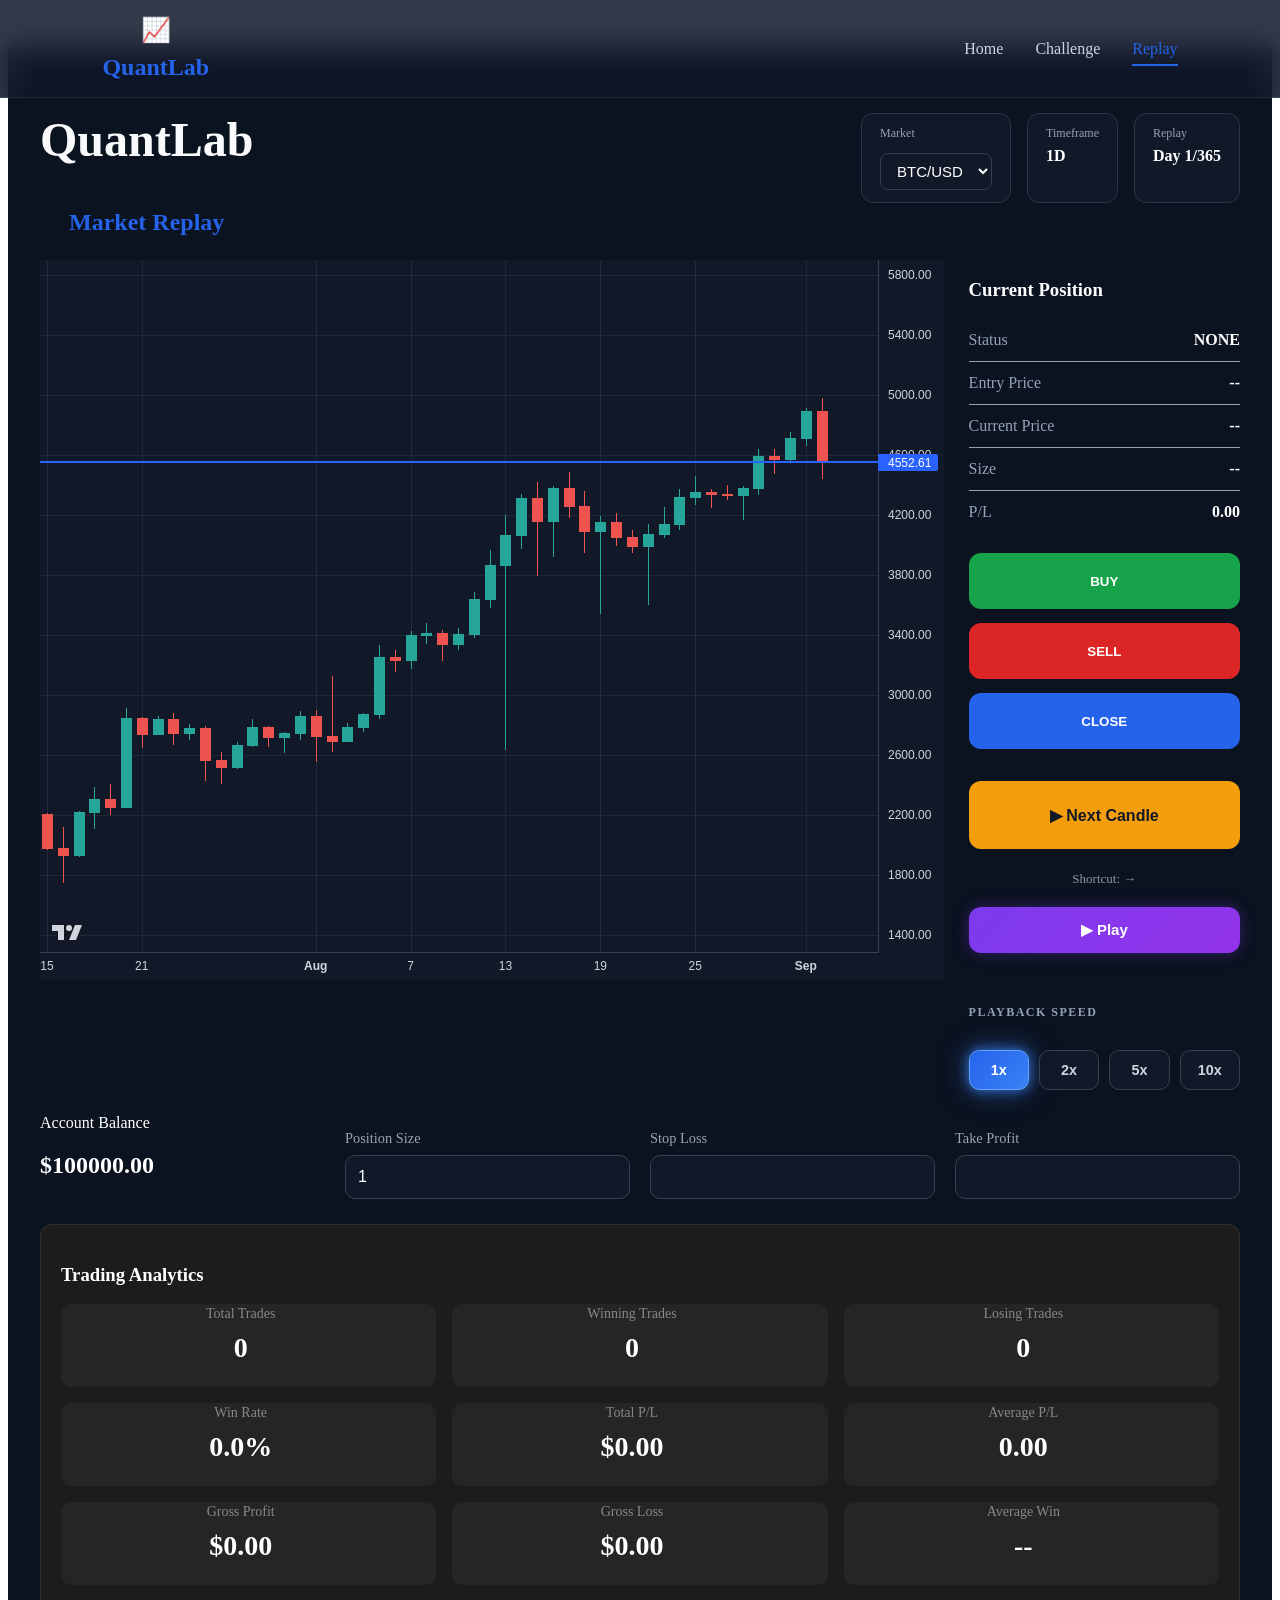
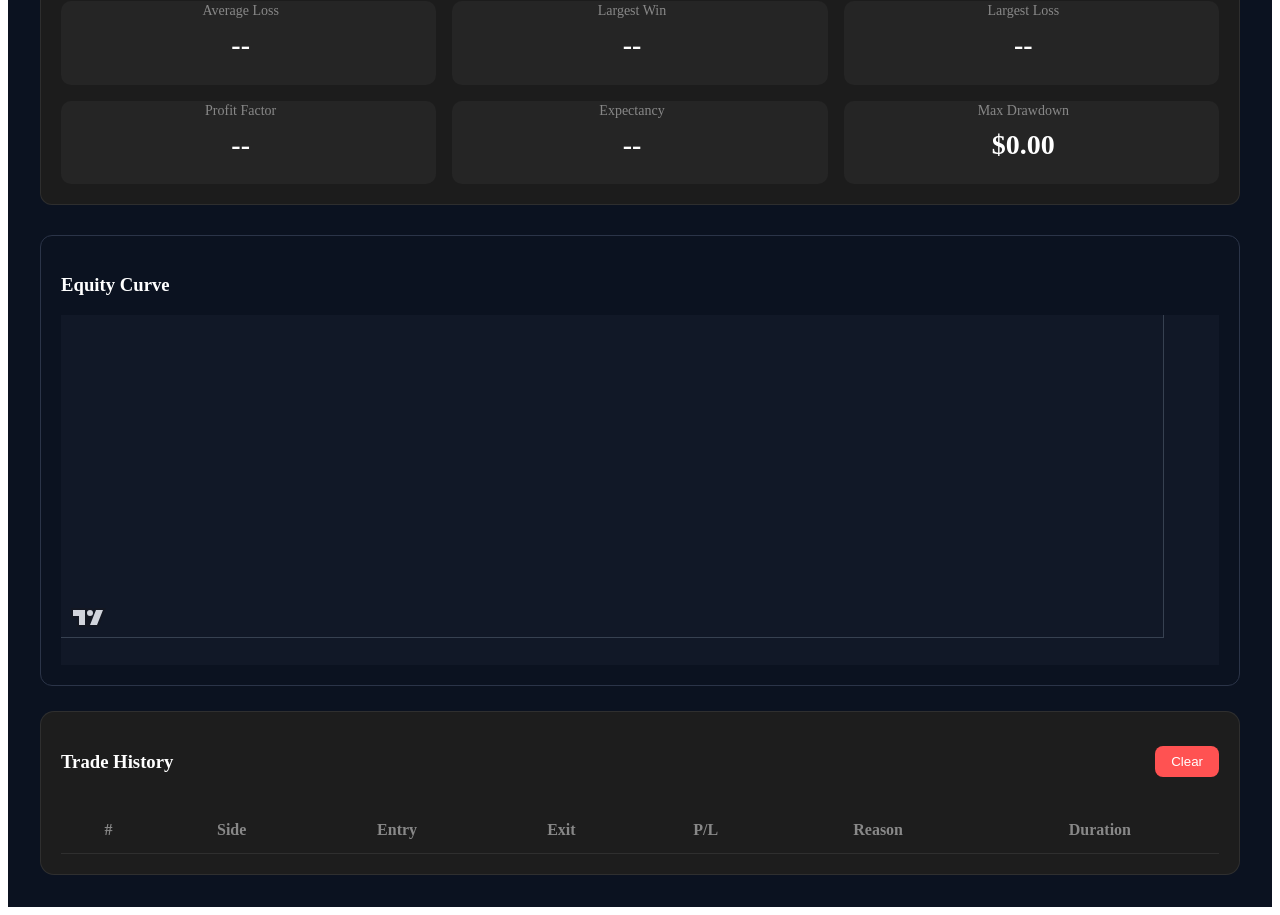
<file: replay.html>
<!DOCTYPE html>
<html lang="en">
<head>
    <meta charset="UTF-8">
    <meta name="viewport" content="width=device-width, initial-scale=1.0">
    <title>QuantLab |Market Replay</title>
    <link rel="stylesheet" href="css/global.css">
    <link rel="stylesheet" href="css/theme.css">
    <link rel="stylesheet" href="css/replay.css">
    <link rel="stylesheet" href="css/responsive.css">
    <link rel="stylesheet" href="css/analytics.css">
    <link rel="stylesheet" href="css/equity.css">
    <link rel="stylesheet" href="css/header.css">
</head>
<body style="color: black;">





     <!-- Global Navigation -->
    <header class="header">

        <div class="logo">
            📈 <span>QuantLab</span>
        </div>

        <nav class="nav-links">
            <a href="index.html">Home</a>
            <a href="challenge.html">Challenge</a>
            <a href="replay.html" class="active">Replay</a>
        </nav>

    </header>





    <main class="replay">
        <header class="replay-header">
            <div class="logo">
                <h1>QuantLab</h1>
                <span>Market Replay</span>
            </div>

            <div class="market-info">



                <div class="market-item">

                    <span class="label">Market</span>

                    <select id="marketSelect">

                        <option value="btc">BTC/USD</option>
                        <option value="eth">ETH/USD</option>

                    </select>

                </div>


                
                <div class="market-item">
                    <span class="label">Timeframe</span>
                    <strong>1D</strong>
                </div>
                <div class="market-item">
                    <span class="label">Replay</span>
                    <strong>Day 1/365</strong>
                </div>
            </div>
        </header>
        

        <section class="replay-layout">
            <!-- <section class="chart-panel"> -->
                <section class="left-panel">
                <div id="current-price-line"></div>
                <div id="chart-container">
              

                </div>
            </section>



         <aside class="sidebar">

            <!-- Current Position -->
            <div class="card">
                <h3>Current Position</h3>

                <div class="info-row">
                    <span>Status</span>
                    <strong id="positionStatus">None</strong>
                </div>

                <div class="info-row">
                    <span>Entry Price</span>
                    <strong id="entryPrice">--</strong>
                </div>

                <div class="info-row">
                    <span>Current Price</span>
                    <strong id="currentPrice">--</strong>
                </div>

                <div class="info-row">
                    <span>Size</span>
                    <strong id="positionSizeValue">--</strong>
                </div>

                <div class="info-row">
                    <span>P/L</span>
                    <strong id="profitLoss">0</strong>
                </div>
            </div>

            <!-- Account Balance -->





           





            <!-- Trade Panel -->
            <div class="trade-panel">
<!-- 
              

                 -->

                <button class="buy-btn">BUY</button>
                <button class="sell-btn">SELL</button>
                <button class="close-btn">CLOSE</button>

                <!-- Next Candle -->
                <button id="nextCandleBtn">
                    ▶ Next Candle
                </button>

                <small class="shortcut-hint">
                    Shortcut: →
                </small>

            </div>

            <button id="playPauseBtn" class="play-btn">
                ▶ Play
            </button>

            <div class="speed-title">
                Playback Speed
            </div>

            <div class="speed-controls">

                <button class="speed-btn active" data-speed="1000">1x</button>

                <button class="speed-btn" data-speed="500">2x</button>

                <button class="speed-btn" data-speed="200">5x</button>

                <button class="speed-btn" data-speed="100">10x</button>

            </div>







          </aside>
        </section>

           





       <div class="trade-settings">

    <div class="summary-card">
        <span>Account Balance</span>
        <h2 id="accountBalance">$1,00,000</h2>
    </div>

    <div class="position-size">
        <label for="positionSize">Position Size</label>
        <input
            type="number"
            id="positionSize"
            value="1"
            min="1"
            required>
    </div>

    <div class="position-size">
        <label for="stopLoss">Stop Loss</label>
        <input
            type="number"
            id="stopLoss"
            step="100">
    </div>

    <div class="position-size">
        <label for="takeProfit">Take Profit</label>
        <input
            type="number"
            id="takeProfit"
            step="100">
    </div>

</div>



        











                
  



        <!-- ANALYTICS -->

        <div class="analytics-panel">
            <h3>Trading Analytics</h3>
            <div class="analytics-grid">
                <div class="stat-card">
                    <span>Total Trades</span>
                    <h2 id="analyticsTotalTrades">0</h2>
                </div>
                <div class="stat-card">
                    <span>Winning Trades</span>
                    <h2 id="analyticsWinningTrades">0</h2>
                </div>
                <div class="stat-card">
                    <span>Losing Trades</span>
                    <h2 id="analyticsLosingTrades">0</h2>
                </div>
                <div class="stat-card">
                    <span>Win Rate</span>
                    <h2 id="analyticsWinRate">0%</h2>
                </div>
                <div class="stat-card">
                    <span>Total P/L</span>
                    <h2 id="analyticsTotalPnL">$0</h2>
                </div>
                <div class="stat-card">
                    <span>Average P/L</span>
                    <h2 id="analyticsAveragePnL">$0</h2>
                </div>
                <div class="stat-card">
                    <span>Gross Profit</span>
                    <h2 id="grossProfit">$0</h2>
                </div>
                <div class="stat-card">
                    <span>Gross Loss</span>
                    <h2 id="grossLoss">$0</h2>
                </div>
                <div class="stat-card">
                    <span>Average Win</span>
                    <h2 id="averageWin">$0</h2>
                </div>
                <div class="stat-card">
                    <span>Average Loss</span>
                    <h2 id="averageLoss">$0</h2>
                </div>
                <div class="stat-card">
                    <span>Largest Win</span>
                    <h2 id="largestWin">$0</h2>
                </div>
                <div class="stat-card">
                    <span>Largest Loss</span>
                    <h2 id="largestLoss">$0</h2>
                </div>
                <div class="stat-card">
                    <span>Profit Factor</span>
                    <h2 id="profitFactor">$0</h2>
                </div>
                <div class="stat-card">
                    <span>Expectancy</span>
                    <h2 id="expectancy">$0</h2>
                </div>
                <div class="stat-card">
                    <span>Max Drawdown</span>
                    <h2 id="largestDrawdown"></h2>
                </div>

            </div>
        </div>



        <!-- EQUITY CURVE -->

        <div class="equity-panel">
            <h3>Equity Curve</h3>
            <div id="equityChart"></div>
        </div>





        <!-- ================= Trade History ================= -->

    <div class="history-panel">

        <div class="history-header">
            <h3>Trade History</h3>
            <button id="clearHistoryBtn">Clear</button>
        </div>

        <div class="history-table-wrapper">

            <table class="history-table">

                <thead>

                    <tr>
                        <th>#</th>
                        <th>Side</th>
                        <th>Entry</th>
                        <th>Exit</th>
                        <th>P/L</th>
                        <th>Reason</th>
                        <th>Duration</th>
                    </tr>

                </thead>

                <tbody id="tradeHistoryBody">

                </tbody>

            </table>

        </div>

    </div>











    </main>
    <script src="libs/lightweight-charts.standalone.production.js"></script>
   
    <script src="js/replay/camera.js"></script>
    <script src="js/replay/chart.js"></script>
    <script src="js/replay/config.js"></script>



    <script src="js/replay/markets.js"></script>
    <script src="js/replay/dataLoader.js"></script>

    <!-- <script src="js/replay/dataLoader.js"></script> -->
     <!-- <script src="js/replay/markets.js"></script> -->
    <script src="js/replay/replayEngine.js"></script>
    <script src="js/replay/equity.js"></script>
    <script src="js/replay/account.js"></script>
    <script src="js/replay/summary.js"></script>
    <script src="js/replay/markers.js"></script>
    
    <script src="js/replay/history.js"></script>
    <script src="js/replay/tradeEngine.js"></script>
   
    <script src="js/replay/ui.js"></script>
    <!-- <script src="js/replay/equity.js"></script> -->
    
     <script src="js/replay/app.js"></script>
   

    
</body>
</html>
</file>
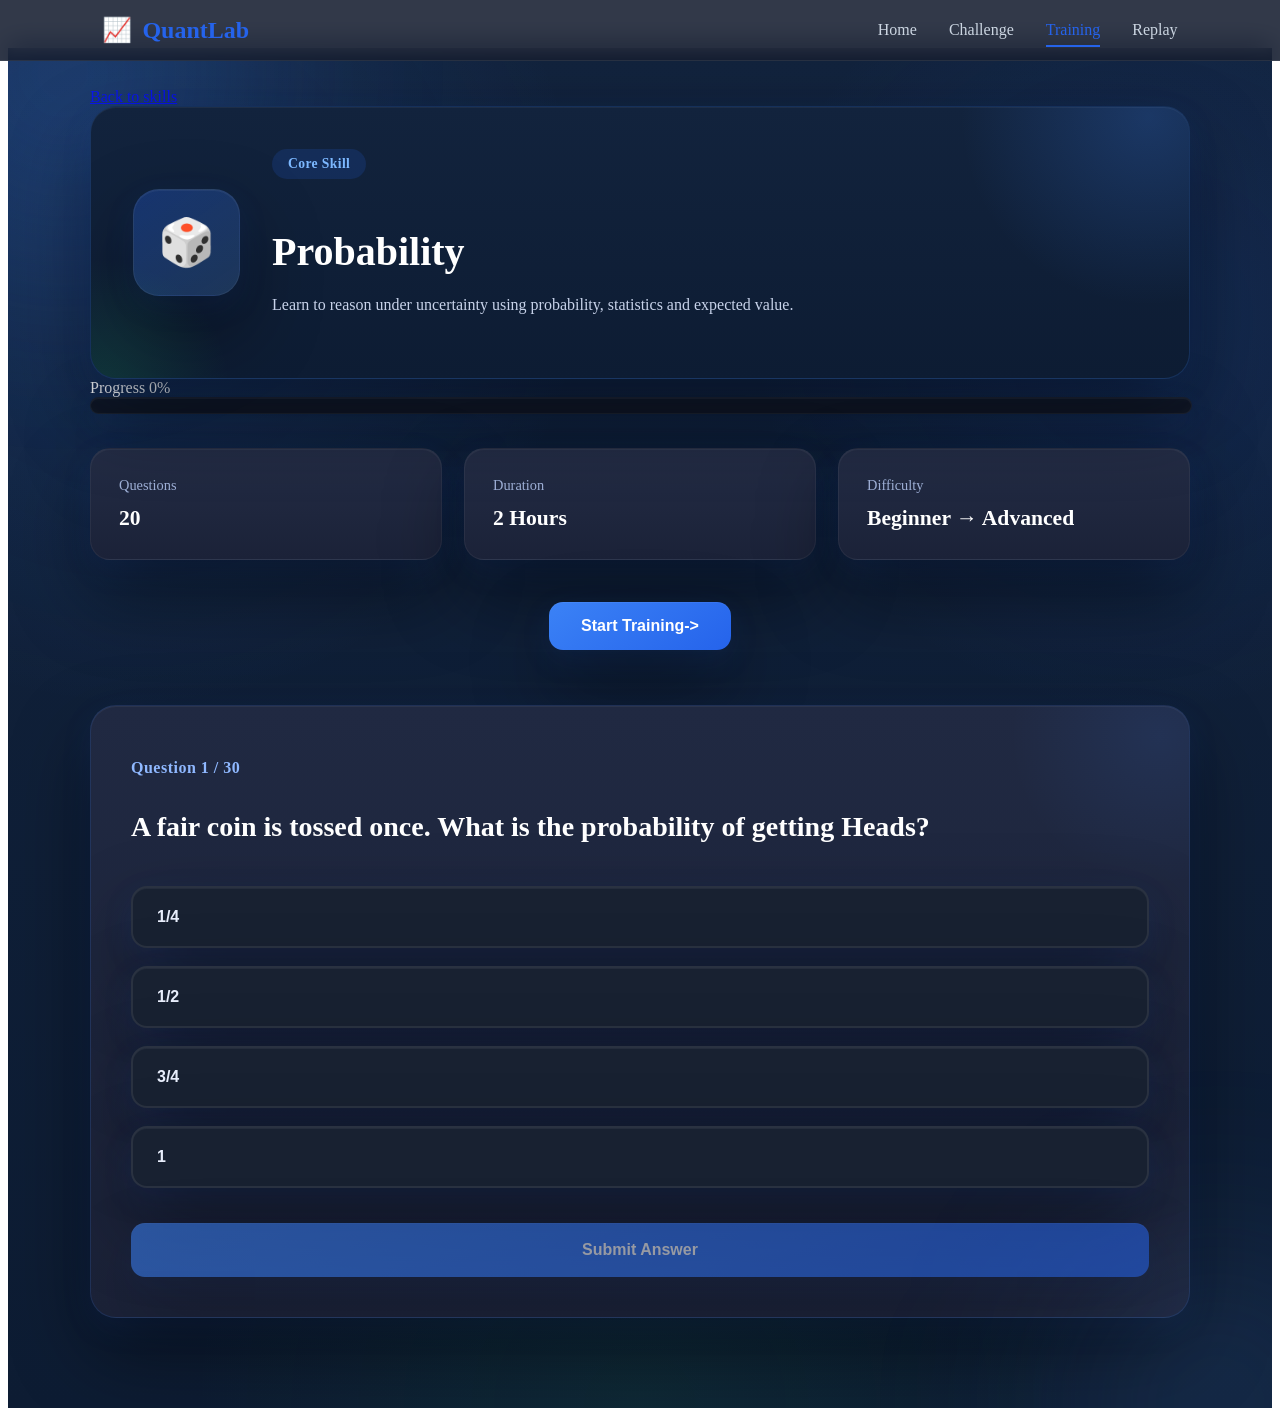
<file: training.html>
<!DOCTYPE html>
<html lang="en">
<head>
    <meta charset="UTF-8">
    <meta name="viewport" content="width=device-width, initial-scale=1.0">
    <title>QuantLab | Training </title>
    <link rel="stylesheet" href="css/global.css">
    <link rel="stylesheet" href="css/theme.css">
    <link rel="stylesheet" href="css/header.css">
    <link rel="stylesheet" href="css/training.css">
</head>
<body>
    <!-- ================= HEADER ================= -->
    <header class="header">
        <div class="logo">
           📈 <span>QuantLab</span>
        </div>

        <nav class="nav-links">
            <a href="index.html">Home</a>
            <a href="challenge.html">Challenge</a>
            <a href="training.html" class="active">Training</a>
            <a href="replay.html">Replay</a>
        </nav>
    </header>


    <!-- ================= MAIN ================= -->
     <main class="training">
        <div class="container">
            <a href="index.html">Back to skills</a>


            <!-- Hero -->
             <section class="training-hero">
                <div class="training-icon" id="trainingIcon">🎲</div>
                <div class="training-content">
                    <span class="training-badge" id="trainingBadge">Core Skill</span>
                    <h1 id="trainingTitle">Probability</h1>
                      <p id="trainingDescription">
                        Learn to reason under uncertainty using probability,
                        statistics and expected value.
                    </p>
                </div>
             </section>



             <!-- Progress -->
              <section class="training-progres">
                <div class="training-header">
                    <span>Progress</span>
                    <span id="trainingProgressValue">0%</span>

                </div>

                <div class="progress-bar">
                    <div class="progress-fill"
                         id="trainingProgressFill"
                         style="width:0%">

                    </div>
                </div>
            </section>


            <!-- Stats -->
             <section class="training-stats">
                <div class="training-stat">
                    <span>Questions</span>
                    <strong id="trainingQuestions">20</strong>
                </div>

                <div class="training-stat">
                    <span>Duration</span>
                    <strong id="trainingDuration">2 hours
                    </strong>
                </div>

                <div class="training-stat">
                    <span>Difficulty</span>
                     <strong id="trainingDifficulty">
                        Beginner → Advanced
                    </strong>
                </div>

             </section>

              <!-- Start -->
            <section class="training-start">
                <button class="btn btn-primary" 
                id="startTrainingBtn">
                Start Training->
                </button>
            </section>



            <!-- Question Area -->
            <section
            class="training-session"
            id="trainingSession">
            <!-- Question Area -->


            </section>

        </div>
     </main>
     <script src="js/skills/skills.js"></script>
     <script src="js/training/training.js"></script>
    
</body>
</html>
</file>
<file: css/global.css>
body{
    padding-top: 40px;
    color: white;
}

.container{
    width:min(1200px,90%);
    margin:auto;
}


.section{
    padding:var(--section-padding) 0;
}

.flex{
    display:flex;
}

.grid{
    display:grid;
}

.text-center{
    text-align:center;
}

.hidden{
    display:none;
}
.btn{

    border: none;
    outline: none;

    cursor: pointer;

    padding: 1rem 2rem;

    border-radius: var(--radius-md);

    font-size: 1rem;

    font-weight: 600;

    transition: var(--transition);

}

.btn-primary{
    background-color: var(--primary-color);
    color: white;
}

.btn-primary:hover{
    background-color: var(--primary-hover);
    transform: translateY(-2px);
}

.btn-secondary{
    background: transparent;
    color: var(--text-primary);
    border: 1px solid var(--border-color);
}

.btn-secondary:hover{
    background: var(--bg-card);
}
</file>
<file: css/theme.css>
:root{
    --warning: #F59E0B;

    /* ========= Brand ========= */

    --primary-color:#2563EB;
    --primary-hover:#1D4ED8;

    --secondary-color:#06B6D4;
    --secondary-hover:#0891B2;

    --accent-color:#8B5CF6;

    /* ========= Background ========= */

    --bg-primary:#0B0F19;
    --bg-secondary:#121826;
    --bg-card:#1A2235;
    --bg-card-hover:#222C44;

    /* ========= Text ========= */

    --text-primary:#F8FAFC;
    --text-secondary:#CBD5E1;
    --text-muted:#94A3B8;

    /* ========= Status ========= */

    --success:#22C55E;
    --warning:#F59E0B;
    --danger:#EF4444;
    --info:#38BDF8;

    /* ========= Border ========= */

    --border-color:#2B3448;

    /* ========= Shadows ========= */

    --shadow-sm:0 2px 8px rgba(0,0,0,.15);
    --shadow-md:0 8px 24px rgba(0,0,0,.25);
    --shadow-lg:0 15px 45px rgba(0,0,0,.35);

    /* ========= Radius ========= */

    --radius-sm:8px;
    --radius-md:14px;
    --radius-lg:22px;
    --radius-xl:30px;

    /* ========= Spacing ========= */

    --space-xs:8px;
    --space-sm:16px;
    --space-md:24px;
    --space-lg:48px;
    --space-xl:80px;
    --space-2xl:120px;

    /* ========= Typography ========= */

    --font-primary:'Inter',sans-serif;

    --fs-xs:12px;
    --fs-sm:14px;
    --fs-base:16px;
    --fs-lg:20px;
    --fs-xl:28px;
    --fs-2xl:40px;
    --fs-3xl:56px;
    --fs-4xl:72px;

    --fw-light:300;
    --fw-normal:400;
    --fw-medium:500;
    --fw-semibold:600;
    --fw-bold:700;
    --fw-black:800;

    /* ========= Layout ========= */

    --container-width:1200px;
    --section-padding:100px;

    /* ========= Animation ========= */

    --transition-fast:.2s ease;
    --transition:.3s ease;
    --transition-slow:.5s ease;

}

html {
    scroll-behavior: smooth;
}
</file>
<file: css/replay.css>
.replay{
    min-height: 100vh;
    background: var(--bg-primary-color,#0b1220);
    color: var(--text-primary-color,#fff);
    padding: 32px;
}

.replay-header{
    display: flex;
    justify-content: space-between;
    align-items: center;
    margin-bottom:24px;

}

.logo{
    display: flex;
    flex-direction: column;
    gap: 4px;
}

.logo span{
    color: var(--text-secondary-color, #94a3b8);
}

.market-info{
    display: flex;
    gap: 16px;
}

.market-item{
    background-color:var(--bg-secondary-color,#111827);
    border: 1px solid var(--border-color,#1f2937);
    border-radius: 12px;
    padding: 12px 18px;
}

.market-item .label{
    display: block;
    font-size: .75rem;
    color: var(--text-secondary-color,#94a3b8);
    margin-bottom:6px;
}
.replay-layout{
    display: grid;
    grid-template-columns: 4fr 1.2fr;
    gap: 24px;
    margin-bottom: 24px;

}

.chart-panel{
    background: var(--bg-secondary-color,#111827);
    border: 1px solid var(--border-color,#1f2937);
    border-radius: 18px;
    overflow: hidden;
    position: relative;
}

#chart-container{
    height: 720px;
    display: flex;
    justify-content: center;
    align-items: center;
    position: relative;
    width: 100%;


}


.chart-placeholder{
    text-align: center;
    color:var(--text-secondary-color,#94a3b8);
}

.sidebar{
    display: flex;
    flex-direction: column;
    gap: 20px;

}

.card h3{
    margin-bottom: 18px;

}

.info-row{
    display: flex;
    justify-content: space-between;
    padding: 12px 0px ;
    border-bottom: 1px solid rgba(255,255,255,0.6);

}

.info-row span{
     color:var(--text-secondary-color,#94a3b8);

}

.info-row:last-child{
    border-bottom:none;
}
.trade-panel{
    display:flex;
    flex-direction:column;
    gap:14px;
}
.trade-panel button,
#nextCandleBtn{
    border:none;
    border-radius:12px;
    cursor:pointer;
    font-weight:700;
    transition:.25s;
}
.trade-panel button{
    height: 56px;
    color: #fff;
}

.buy-btn{background:#16a34a;}
.sell-btn{background: #dc2626;}
.close-btn{
    background: #2563eb;
}
.trade-panel button:hover,
#nextCandleBtn:hover{
    transform: translateY(-2px);
}

#nextCandleBtn{
    width:100%;
    height:68px;
    background:#f59e0b;
    color:#111827;
    font-size:1rem;
}
@media (max-width:1100px){
    .replay-layout{
        grid-template-columns:1fr;
    }

    #chart-container{
        height:520px;
    }
}


@media (max-width:768px){

    .replay{
        padding:20px;
    }

    .replay-header{
        flex-direction:column;
        align-items:flex-start;
        gap:16px;
    }

    .market-info{
        width:100%;
        display:grid;
        grid-template-columns:1fr;
    }
}

.buy-btn:hover{
    background:#15803d;
}

.sell-btn:hover{
    background:#b91c1c;
}

.close-btn:hover{
    background:#1d4ed8;
}
*{
    box-sizing:border-box;
}
.chart-placeholder h2{

    color:white;

    margin-bottom:10px;

}

.history-section{

    margin-top:40px;

    padding:25px;

    border-radius:16px;

    background:#111827;

}

.empty-history{

    text-align:center;

    padding:60px;

    color:#94a3b8;

}

.empty-history h3{

    margin-bottom:12px;

    color:white;

}

.trade-history-item{

    padding:20px;

    border-bottom:1px solid #374151;

}

.trade-history-item:last-child{

    border-bottom:none;

}

.position-size{
    display: flex;
    flex-direction: column;
    gap: 8px;
    margin-bottom: 20px;
}
.position-size label{
    font-size:.9rem;
     color:#9ca3af;
}
.position-size input{
    padding: 12px;
    border-radius: 10px;
    border: 1px solid #374151;
    background:#111827 ;
    color: white;
    font-size: 1rem;


    
    width: 100%;
}

#stopLoss{
    padding: 12px;
    border-radius: 10px;
    border: 1px solid  #374151;
    background:#111827;
    color: white;
    font-size: 1rem;
    
}


.history-panel{

    margin-top:25px;

    background:#1d1d1d;

    border-radius:14px;

    padding:20px;

    border:1px solid rgba(255,255,255,.08);

}

.history-header{

    display:flex;

    justify-content:space-between;

    align-items:center;

    margin-bottom:15px;

}

.history-header h3{

    color:white;

}

#clearHistoryBtn{

    padding:8px 16px;

    border:none;

    border-radius:8px;

    background:#ff5252;

    color:white;

    cursor:pointer;

}

.history-table{

    width:100%;

    border-collapse:collapse;

}

.history-table th{

    color:#888;

    padding:14px;

    border-bottom:1px solid rgba(255,255,255,.08);

    text-align:center;

}

.history-table td{

    color:white;

    padding:12px;

    border-bottom:1px solid rgba(255,255,255,.05);

    text-align:center;

}

.history-table tr:hover{

    background:#2a2a2a;

}

.history-table-wrapper{

    overflow-x:auto;

}

.profit{

    color:#19c37d !important;

    font-weight:600;

}

.loss{

    color:#ff5b5b !important;

    font-weight:600;

}

#nextCandleBtn{
    width:100%;
    margin-top:18px;
}

.shortcut-hint{
    display:block;
    text-align:center;
    margin-top:8px;
    color:#8b95a7;
    font-size:13px;
}




/* Trade Settings Row */
.trade-settings{
    display:grid;
    grid-template-columns:repeat(4,1fr);
    gap:20px;
    align-items:end;
    margin:24px 0;
}

.trade-settings .summary-card,
.trade-settings .position-size{
    margin-bottom:0;
}

.trade-settings .summary-card{
    display:flex;
    flex-direction:column;
    justify-content:flex-end;
}

.trade-settings input{
    width:100%;
}

#marketSelect{

    width:100%;
    margin-top:6px;

    background:#111827;
    color:white;

    border:1px solid #374151;
    border-radius:8px;

    padding:8px 12px;

    font-size:15px;

    outline:none;

    cursor:pointer;

}

#marketSelect:focus{

    border-color:#3b82f6;

}


.playback-panel{

    margin-top:20px;

    padding:18px;

    border-radius:14px;

    background:#111827;

    border:1px solid #1f2937;

}

.playback-panel h3{

    margin-bottom:16px;

    font-size:18px;

}
.play-btn{

    width:100%;

    margin-bottom:14px;

    padding:14px;

    border:none;

    border-radius:12px;

    background:linear-gradient(
        135deg,
        #7c3aed,
        #9333ea
    );

    color:white;

    font-size:15px;

    font-weight:700;

    cursor:pointer;

    transition:.25s ease;

    box-shadow:
        0 0 15px rgba(124,58,237,.35);

}
.play-btn:hover{

    transform:translateY(-2px);

    box-shadow:

        0 0 20px rgba(124,58,237,.65),

        0 0 45px rgba(124,58,237,.35);

}

.speed-controls{

    display:grid;

    grid-template-columns:repeat(4,1fr);

    gap:10px;

}

.speed-btn{

    background:#111827;

    border:1px solid #374151;

    color:#cbd5e1;

    padding:11px 0;

    border-radius:10px;

    font-size:.9rem;

    font-weight:600;

    cursor:pointer;

    transition:all .25s ease;

}



.speed-btn:hover{

    color:#fff;

    border-color:#3b82f6;

    transform:translateY(-2px);

    box-shadow:
        0 0 10px rgba(59,130,246,.5),
        0 0 20px rgba(59,130,246,.25);

}
.speed-btn.active{

    background:linear-gradient(
        135deg,
        #2563eb,
        #3b82f6
    );

    color:white;

    border-color:#60a5fa;

    box-shadow:
        0 0 12px rgba(59,130,246,.8),
        0 0 28px rgba(59,130,246,.5);

}

.speed-title{

    color:#94a3b8;

    font-size:.75rem;

    font-weight:600;

    text-transform:uppercase;

    letter-spacing:1.5px;

    margin-top:18px;

    margin-bottom:10px;

}


@keyframes pulseGlow{

    0%{

        box-shadow:
            0 0 10px rgba(124,58,237,.4);

    }

    50%{

        box-shadow:
            0 0 28px rgba(124,58,237,.9);

    }

    100%{

        box-shadow:
            0 0 10px rgba(124,58,237,.4);

    }

}

.play-btn.playing{

    animation:pulseGlow 1.5s infinite;

}

.play-btn.playing{

    animation:pulseGlow 1.6s infinite;

}
</file>
<file: css/responsive.css>
@media(max-width:900px){

.analytics-grid{

grid-template-columns:repeat(2,1fr);

}

}

@media(max-width:600px){

.analytics-grid{

grid-template-columns:1fr;

}

}
</file>
<file: css/analytics.css>
.analytics-panel{
    margin-top: 25px;
    background: #1c1c1c;
    border-radius: 12px;
    padding: 20px;
    border: 1px solid rgba(255,255,255,.08);
}

.analytics-panel h3{
    margin-bottom: 18px;
    color: white;
}

.analytics-grid{
    display: grid;
    grid-template-columns: repeat(3,1fr);
    gap: 16px;
}
.stat-card{
    background:#252525;
    padding-right: 16px;
    border-radius: 10px;
    text-align: center;
}



.stat-card span{

    color:#888;

    font-size:14px;

}


.stat-card h2{

    color:white;

    margin-top:10px;

    font-size:28px;

}
</file>
<file: css/equity.css>
.equity-panel{
    margin-top: 30px;
    background-color: var(--bg-color);
    border: 1px solid var(--border-color);
    border-radius: 12px;
    padding: 20px;

}

#equityChart{
    width: 100%;
    height: 350px;
}
</file>
<file: css/header.css>
/* ===========================
   GLOBAL HEADER
=========================== */

.header{
    position: fixed;
    top: 0;
    left: 0;
    width: 100%;

    display: flex;
    justify-content: space-between;
    align-items: center;

    padding: 16px 8%;

    background: rgba(15, 23, 42, 0.85);
    backdrop-filter: blur(14px);

    border-bottom: 1px solid rgba(255,255,255,0.08);

    z-index: 1000;
    box-sizing: border-box;
}

/* Logo */

.logo{
    display: flex;
    align-items: center;
    gap: 10px;

    font-size: 1.5rem;
    font-weight: 700;

    color: var(--text-primary);
}

.logo span{
    color: var(--primary-color);
}

/* Navigation */

.nav-links{
    display: flex;
    align-items: center;
    gap: 32px;
}

.nav-links a{
    text-decoration: none;
    color: var(--text-secondary);

    font-size: 1rem;
    font-weight: 500;

    transition: all .25s ease;
    position: relative;
}

.nav-links a:hover{
    color: var(--primary-color);
}

/* Active Link */

.nav-links a.active{
    color: var(--primary-color);
}

.nav-links a::after{
    content: "";

    position: absolute;
    left: 0;
    bottom: -8px;

    width: 0;
    height: 2px;

    background: var(--primary-color);

    transition: width .25s ease;
}

.nav-links a:hover::after,
.nav-links a.active::after{
    width: 100%;
}

/* Mobile */

@media (max-width:768px){

    .header{
        padding: 14px 5%;
        flex-direction: column;
        gap: 15px;
    }

    .nav-links{
        gap: 20px;
        flex-wrap: wrap;
        justify-content: center;
    }

    .logo{
        font-size: 1.3rem;
    }
}
</file>
<file: css/training.css>
/* =========================================================
   TRAINING PAGE
========================================================= */

.training{

    position:relative;
    overflow:hidden;

    padding:40px 0 90px;

    background:

        radial-gradient(
            circle at 10% 15%,
            rgba(59,130,246,.16),
            transparent 28%
        ),

        radial-gradient(
            circle at 90% 20%,
            rgba(37,99,235,.12),
            transparent 25%
        ),

        radial-gradient(
            circle at 50% 100%,
            rgba(34,197,94,.08),
            transparent 30%
        ),

        linear-gradient(
    180deg,
    #12233d,
    #0d1c33
);

}

.training::before{

    content:"";

    position:absolute;

    width:550px;
    height:550px;

    top:-250px;
    left:-220px;

    border-radius:50%;

    background:
        radial-gradient(
            rgba(59,130,246,.28),
            transparent 70%
        );

    filter:blur(80px);

    pointer-events:none;

}


.training::after{

    content:"";

    position:absolute;

    width:450px;
    height:450px;

    bottom:-220px;
    right:-170px;

    border-radius:50%;

    background:
        radial-gradient(
            rgba(96,165,250,.18),
            transparent 70%
        );

    filter:blur(90px);

    pointer-events:none;

}
.container{

    width:min(1100px,92%);
    margin:auto;

}

/* =========================================================
   BACK LINK
========================================================= */

.back-link{

    display:inline-flex;
    align-items:center;
    gap:8px;

    margin-bottom:22px;

    color:var(--text-secondary);

    text-decoration:none;

    font-weight:600;

    transition:.3s;

}

.back-link:hover{

    color:var(--primary);

    transform:translateX(-4px);

}

/* =========================================================
   HERO
========================================================= */

.training-hero{

    position:relative;

    overflow:hidden;

    display:flex;
    align-items:center;
    gap:32px;

    padding:42px;

    border-radius:26px;

    /* background:
    linear-gradient(
        145deg,
        #1b2238 0%,
        #202a45 45%,
        #25314d 100%
    ); */
    background:
linear-gradient(
    180deg,
    #12233d,
    #0d1c33
);

    border:1px solid rgba(59,130,246,.20);

    /* box-shadow:
        0 35px 70px rgba(0,0,0,.40),
        inset 0 1px 0 rgba(255,255,255,.05); */
        box-shadow:

    0 35px 80px rgba(0,0,0,.45),

    0 10px 30px rgba(37,99,235,.12),

    inset 0 1px 0 rgba(255,255,255,.05);

}

.training-hero::before{

    content:"";

    position:absolute;

    width:380px;
    height:380px;

    top:-180px;
    right:-150px;

    background:
    radial-gradient(
        rgba(59,130,246,.22),
        transparent 70%
    );

}

.training-hero::after{

    content:"";

    position:absolute;

    width:260px;
    height:260px;

    left:-120px;
    bottom:-140px;

    background:
    radial-gradient(
        rgba(34,197,94,.15),
        transparent 70%
    );

}

/* =========================================================
   HERO ICON
========================================================= */

.training-icon{

    flex-shrink:0;

    width:105px;
    height:105px;

    border-radius:26px;

    display:flex;
    align-items:center;
    justify-content:center;

    font-size:46px;

    background:
    linear-gradient(
        145deg,
        rgba(37,99,235,.30),
        rgba(96,165,250,.18)
    );

    border:1px solid rgba(255,255,255,.06);
/* 
    box-shadow:
        0 18px 35px rgba(37,99,235,.25),
        inset 0 2px 4px rgba(255,255,255,.08); */
    box-shadow:

    0 35px 80px rgba(0,0,0,.45),

    0 10px 30px rgba(37,99,235,.12),

    inset 0 1px 0 rgba(255,255,255,.05);

}

.training-content{

    flex:1;

}

.training-badge{

    display:inline-block;

    padding:7px 16px;

    margin-bottom:16px;

    border-radius:999px;

    background:rgba(37,99,235,.16);

    color:#7cb8ff;

    font-weight:700;

    font-size:.85rem;

    letter-spacing:.4px;

}

.training-content h1{

    color:#fff;

    font-size:2.5rem;

    margin-bottom:14px;

    font-weight:700;

}

.training-content p{

    color:#c8d3ea;

    max-width:700px;

    line-height:1.8;

    font-size:1rem;

}

/* =========================================================
   PROGRESS
========================================================= */

.training-progress{

    margin-top:28px;

}

.progress-header{

    display:flex;

    justify-content:space-between;

    align-items:center;

    margin-bottom:12px;

    color:white;

    font-weight:600;

}

.progress-bar{

    width:100%;

    height:15px;

    background:#111827;

    border-radius:999px;

    overflow:hidden;

    border:1px solid rgba(255,255,255,.05);

    /* box-shadow:
        inset 0 4px 10px rgba(0,0,0,.55); */
    box-shadow:

    0 35px 80px rgba(0,0,0,.45),

    0 10px 30px rgba(37,99,235,.12),

    inset 0 1px 0 rgba(255,255,255,.05);

}

.progress-fill{

    width:0%;

    height:100%;

    border-radius:999px;

    background:
    linear-gradient(
        90deg,
        #22c55e,
        #3b82f6
    );

    /* box-shadow:

        0 0 18px rgba(34,197,94,.40); */

    box-shadow:

    0 35px 80px rgba(0,0,0,.45),

    0 10px 30px rgba(37,99,235,.12),

    inset 0 1px 0 rgba(255,255,255,.05);

    transition:width .6s ease;

}

/* =========================================================
   STATS
========================================================= */

.training-stats{

    display:grid;

    grid-template-columns:repeat(3,1fr);

    gap:22px;

    margin-top:34px;

}

.training-stat{

    padding:28px;

    border-radius:20px;

    background:
    linear-gradient(
        180deg,
        #232c45,
        #1b2238
    );

    border:1px solid rgba(255,255,255,.05);

    /* box-shadow:
        0 20px 40px rgba(0,0,0,.28); */
    box-shadow:

    0 35px 80px rgba(0,0,0,.45),

    0 10px 30px rgba(37,99,235,.12),

    inset 0 1px 0 rgba(255,255,255,.05);
    transition:.35s;

}

.training-stat:hover{

    transform:
        translateY(-8px);

    border-color:rgba(59,130,246,.35);

    box-shadow:
        0 30px 55px rgba(0,0,0,.35),
        0 0 30px rgba(59,130,246,.15);

}

.training-stat span{

    display:block;

    margin-bottom:12px;

    color:#9fb1d8;

    font-size:.9rem;

}

.training-stat strong{

    font-size:1.35rem;

    color:white;

}

/* =========================================================
   START BUTTON
========================================================= */

.training-start{

    margin-top:42px;

    text-align:center;

}

.btn{

    border:none;

    cursor:pointer;

    padding:15px 32px;

    border-radius:14px;

    font-weight:700;

    font-size:1rem;

    transition:.3s;

}

.btn-primary{

    color:white;

    background:
    linear-gradient(
        145deg,
        #3b82f6,
        #2563eb
    );

    /* box-shadow:
        0 18px 35px rgba(37,99,235,.35); */
    box-shadow:

    0 35px 80px rgba(0,0,0,.45),

    0 10px 30px rgba(37,99,235,.12),

    inset 0 1px 0 rgba(255,255,255,.05);

}

.btn-primary:hover{

    transform:
        translateY(-4px)
        scale(1.03);
/* 
    box-shadow:
        0 24px 45px rgba(37,99,235,.45); */
    box-shadow:

    0 35px 80px rgba(0,0,0,.45),

    0 10px 30px rgba(37,99,235,.12),

    inset 0 1px 0 rgba(255,255,255,.05);

}

.btn-primary:active{

    transform:translateY(-1px);

}

/* Existing class kept */

.startTrainingBtn{

  background:
linear-gradient(
    180deg,
    #12233d,
    #0d1c33
);
    color:white;

}

/* =========================================================
   TRAINING SESSION
========================================================= */

.training-session{

    margin-top:55px;

    min-height:420px;

    padding:40px;

    border-radius:26px;

    position:relative;

    overflow:hidden;

    background:
    linear-gradient(
        180deg,
        #202942 0%,
        #1b2238 100%
    );

    border:1px solid rgba(59,130,246,.15);

    /* box-shadow:
        0 30px 60px rgba(0,0,0,.40); */
    box-shadow:

    0 35px 80px rgba(0,0,0,.45),

    0 10px 30px rgba(37,99,235,.12),

    inset 0 1px 0 rgba(255,255,255,.05);

}

.training-session::before{

    content:"";

    position:absolute;

    width:300px;
    height:300px;

    top:-120px;
    right:-120px;

    background:
    radial-gradient(
        rgba(59,130,246,.10),
        transparent 70%
    );

}

.training-session>*{

    position:relative;
    z-index:2;

}

/* =========================================================
   QUESTION CARD
========================================================= */

.question-card{

    animation:fadeQuestion .45s ease;

}

.question-card h2{

    color:#8fb8ff;

    font-size:1rem;

    font-weight:700;

    letter-spacing:.5px;

    margin-bottom:24px;

}

.question-text{

    color:white;

    font-size:1.75rem;

    font-weight:700;

    line-height:1.6;

    margin-bottom:36px;

}

/* =========================================================
   OPTIONS
========================================================= */

.options{

    display:flex;

    flex-direction:column;

    gap:18px;

}

.option-btn{

    width:100%;

    display:flex;

    align-items:center;

    justify-content:flex-start;

    padding:20px 24px;

    border-radius:16px;

    background:#182131;

    border:2px solid rgba(255,255,255,.08);

    color:#e8eefc;

    font-size:1rem;

    font-weight:600;

    cursor:pointer;

    transition:.3s;

    /* box-shadow:
        inset 0 1px 0 rgba(255,255,255,.03); */
    box-shadow:

    0 35px 80px rgba(0,0,0,.45),

    0 10px 30px rgba(37,99,235,.12),

    inset 0 1px 0 rgba(255,255,255,.05);

}

.option-btn:hover{

    transform:translateX(8px);

    border-color:#3b82f6;

    background:#202c44;

    box-shadow:
        0 14px 28px rgba(59,130,246,.18);

}

.option-btn.selected{

    background:
    linear-gradient(
        135deg,
        #2563eb,
        #3b82f6
    );

    border-color:#60a5fa;

    color:white;
/* 
    box-shadow:
        0 18px 35px rgba(37,99,235,.35); */
    box-shadow:

    0 35px 80px rgba(0,0,0,.45),

    0 10px 30px rgba(37,99,235,.12),

    inset 0 1px 0 rgba(255,255,255,.05);

}

.option-btn.correct{

    background:
    linear-gradient(
        135deg,
        #15803d,
        #22c55e
    );

    border-color:#22c55e;

    color:white;
/* 
    box-shadow:
        0 18px 35px rgba(34,197,94,.35); */
    box-shadow:

    0 35px 80px rgba(0,0,0,.45),

    0 10px 30px rgba(37,99,235,.12),

    inset 0 1px 0 rgba(255,255,255,.05);

}

.option-btn.wrong{

    background:
    linear-gradient(
        135deg,
        #dc2626,
        #ef4444
    );

    border-color:#ef4444;

    color:white;
/* 
    box-shadow:

        0 18px 35px rgba(239,68,68,.30); */
    box-shadow:

    0 35px 80px rgba(0,0,0,.45),

    0 10px 30px rgba(37,99,235,.12),

    inset 0 1px 0 rgba(255,255,255,.05);

}

.option-btn:disabled{

    cursor:default;

}

/* =========================================================
   SUBMIT BUTTON
========================================================= */

#submitAnswerBtn{

    margin-top:35px;

    width:100%;

    padding:18px;

    font-size:1rem;

}

#submitAnswerBtn:disabled{

    opacity:.55;

    cursor:not-allowed;

    transform:none;

    /* box-shadow:none; */
   box-shadow:

    0 35px 80px rgba(0,0,0,.45),

    0 10px 30px rgba(37,99,235,.12),

    inset 0 1px 0 rgba(255,255,255,.05);

}

/* =========================================================
   EXPLANATION
========================================================= */

.explanation-box{

    margin-top:35px;

    padding:24px;

    border-radius:18px;

    background:
    linear-gradient(
        180deg,
        rgba(59,130,246,.08),
        rgba(34,197,94,.05)
    );

    border:1px solid rgba(59,130,246,.20);

    box-shadow:
        0 18px 40px rgba(0,0,0,.25);

    animation:fadeQuestion .45s ease;

}

.explanation-box h3{

    margin-bottom:14px;

    color:white;

}

.explanation-box p{

    color:#d8e2f5;

    line-height:1.8;

}

/* =========================================================
   SMALL ANIMATIONS
========================================================= */

@keyframes fadeQuestion{

    from{

        opacity:0;

        transform:
        translateY(18px);

    }

    to{

        opacity:1;

        transform:
        translateY(0);

    }

}

/* =========================================================
   RESULTS
========================================================= */

.result-card{

    margin-top:20px;

    padding:45px;

    border-radius:24px;

    text-align:center;

    background:
    linear-gradient(
        180deg,
        #202942,
        #1b2238
    );

    border:1px solid rgba(59,130,246,.15);

    box-shadow:
        0 30px 60px rgba(0,0,0,.40);

    animation:fadeQuestion .5s ease;

}

.result-card h1{

    font-size:2.4rem;

    color:white;

    margin-bottom:40px;

}

.result-grid{

    display:grid;

    grid-template-columns:repeat(2,1fr);

    gap:22px;

    margin-bottom:40px;

}

.result-box{

    padding:28px;

    border-radius:18px;

    background:
    linear-gradient(
        180deg,
        #252f4b,
        #1b2238
    );

    border:1px solid rgba(255,255,255,.05);

    box-shadow:
        0 20px 35px rgba(0,0,0,.30);

    transition:.3s;

}

.result-box:hover{

    transform:translateY(-6px);

}

.result-box:nth-child(1){

    border-top:4px solid #3b82f6;

}

.result-box:nth-child(2){

    border-top:4px solid #22c55e;

}

.result-box:nth-child(3){

    border-top:4px solid #60a5fa;

}

.result-box:nth-child(4){

    border-top:4px solid #ef4444;

}

.result-box span{

    display:block;

    color:#9fb1d8;

    font-size:.95rem;

    margin-bottom:12px;

}

.result-box h2{

    color:white;

    font-size:2.2rem;

    font-weight:700;

}

/* =========================================================
   RESULT BUTTONS
========================================================= */

.result-buttons{

    display:flex;

    justify-content:center;

    gap:20px;

    flex-wrap:wrap;

}

.result-buttons button{

    min-width:220px;

    padding:16px 30px;

}

.result-buttons .btn{

    background:#2b3550;

    color:white;

    border:1px solid rgba(255,255,255,.08);

    transition:.3s;

}

.result-buttons .btn:hover{

    background:#34415f;

    transform:translateY(-3px);

}

.result-buttons .btn-primary{

    background:
    linear-gradient(
        135deg,
        #2563eb,
        #3b82f6
    );

}

.result-buttons .btn-primary:hover{

    box-shadow:
        0 18px 35px rgba(37,99,235,.35);

}

/* =========================================================
   RESPONSIVE
========================================================= */

@media(max-width:900px){

    .training-hero{

        flex-direction:column;

        text-align:center;

    }

    .training-icon{

        margin-bottom:10px;

    }

}

@media(max-width:768px){

    .training{

        padding:25px 0 70px;

    }

    .training-content h1{

        font-size:2rem;

    }

    .training-session{

        padding:28px;

    }

    .question-text{

        font-size:1.4rem;

    }

    .training-stats{

        grid-template-columns:1fr;

    }

    .result-grid{

        grid-template-columns:1fr;

    }

    .result-buttons{

        flex-direction:column;

        align-items:center;

    }

    .result-buttons button{

        width:100%;

    }

}

@media(max-width:550px){

    .training-hero{

        padding:28px;

    }

    .training-session{

        padding:22px;

    }

    .question-text{

        font-size:1.25rem;

    }

    .option-btn{

        padding:16px;

    }

    .result-card{

        padding:28px;

    }

}
</file>
